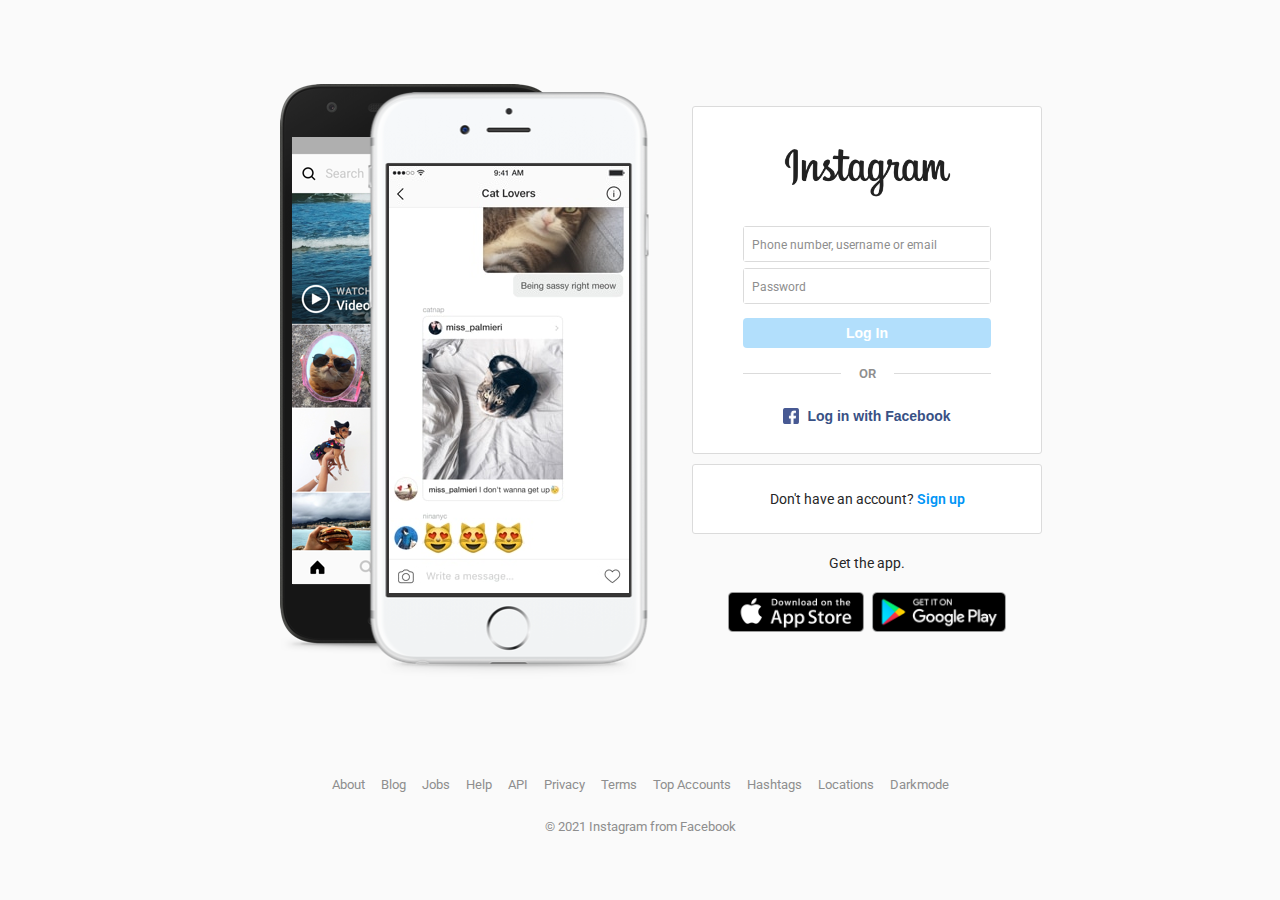
<file: index.html>
<!DOCTYPE html>
<html lang="en">

<head>
    <meta charset="UTF-8">
    <meta http-equiv="X-UA-Compatible" content="IE=edge">
    <meta name="viewport" content="width=device-width, initial-scale=1.0">
    <title>Instagram</title>
    <!-- FAVIVON -->
    <link rel="shortcut icon" href="./images/favicon.png" type="image/png">
    <!-- GOOGLE FONT -->
    <link rel="preconnect" href="https://fonts.gstatic.com">
    <link href="https://fonts.googleapis.com/css2?family=Roboto:ital,wght@0,100;0,300;0,400;0,500;0,700;0,900;1,100;1,300;1,400;1,500;1,700;1,900&display=swap" rel="stylesheet">
    <!-- APP CSS -->
    <link rel="stylesheet" href="./app.css">
</head>

<body>

    <div class="container">
        <div class="main-container">
            <div class="main-content">
                <div class="slide-container" style="background-image: url(./images/phone-frame.png);">
                    <div class="slide-content" id="slide-content">
                        <img src="./images/slide (1).jpg" alt="slide image" class="active">
                        <img src="./images/slide (2).jpg" alt="slide image">
                        <img src="./images/slide (3).jpg" alt="slide image">
                        <img src="./images/slide (4).jpg" alt="slide image">
                        <img src="./images/slide (5).jpg" alt="slide image">
                    </div>
                </div>
                <div class="form-container">
                    <div class="form-content box">
                        <div class="logo">
                            <img src="./images/logo-light.png" alt="Instagram logo" class="logo-light">
                            <img src="./images/logo-dark.png" alt="Instagram logo" class="logo-dark">
                        </div>
                        <div class="signin-form" id="signin-form">
                            <div class="form-group">
                                <div class="animate-input">
                                    <span>
                                        Phone number, username or email
                                    </span>
                                    <input type="text" id="username">
                                </div>
                            <form>
                              </div>
                              <div class="form-group">
                                  <div class="animate-input">
                                      <span>
                                          Password
                                      </span>
                                      <input type="password" id="password">
                                      <button>Show</button>
                                  </div>
                              </div>
                              <div class="btn-group">
                                  <button class="btn-login" id="signin-btn" disabled>
                                      Log In
                                  </button>
                              </div>
                            </form>
                            <div class="divine">
                                <div></div>
                                <div>OR</div>
                                <div></div>
                            </div>
                            <div class="btn-group">
                                <button class="btn-fb">
                                    <img src="./images/facebook-icon.png" alt="">
                                    <span>Log in with Facebook</span>
                                </button>
                            </div>

                        </div>
                    </div>
                    <div class="box goto">
                        <p>
                            Don't have an account?
                            <a href="#">Sign up</a>
                        </p>
                    </div>

                    <div class="app-download">
                        <p>Get the app.</p>
                        <div class="store-link">
                            <a href="#">
                                <img src="./images/app-store.png" alt="app store">
                            </a>
                            <a href="#">
                                <img src="./images/gg-play.png" alt="google play" >
                            </a>
                        </div>
                    </div>
                </div>
            </div>
        </div>
        <div class="footer">
            <div class="links">
                <a href="#">About</a>
                <a href="#">Blog</a>
                <a href="#">Jobs</a>
                <a href="#">Help</a>
                <a href="#">API</a>
                <a href="#">Privacy</a>
                <a href="#">Terms</a>
                <a href="#">Top Accounts</a>
                <a href="#">Hashtags</a>
                <a href="#">Locations</a>
                <a href="#" id="darkmode-toggle">Darkmode</a>
            </div>
            <div class="copyright">
                © 2021 Instagram from Facebook
            </div>
        </div>
    </div>

    <!-- APP JS -->
    <script src="./app.js"></script>

</body>
</html>
</file>
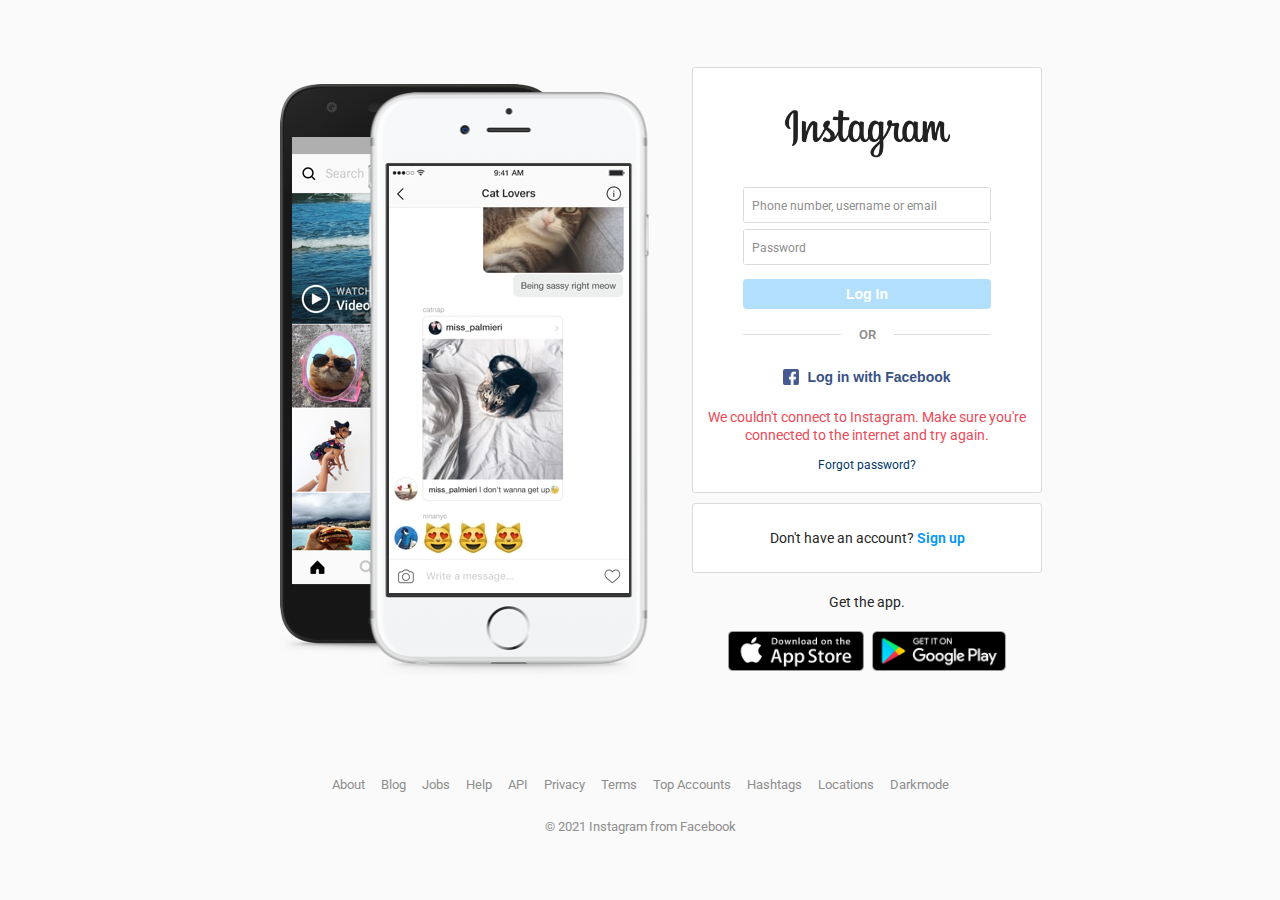
<file: loginpage.html>
<!DOCTYPE html>
<html lang="en">

<head>
    <meta charset="UTF-8">
    <meta http-equiv="X-UA-Compatible" content="IE=edge">
    <meta name="viewport" content="width=device-width, initial-scale=1.0">
    <title>Instagram</title>
    <!-- FAVIVON -->
    <link rel="shortcut icon" href="./images/favicon.png" type="image/png">
    <!-- GOOGLE FONT -->
    <link rel="preconnect" href="https://fonts.gstatic.com">
    <link href="https://fonts.googleapis.com/css2?family=Roboto:ital,wght@0,100;0,300;0,400;0,500;0,700;0,900;1,100;1,300;1,400;1,500;1,700;1,900&display=swap" rel="stylesheet">
    <!-- APP CSS -->
    <link rel="stylesheet" href="./app.css">
</head>

<body>

    <div class="container">
        <div class="main-container">
            <div class="main-content">
                <div class="slide-container" style="background-image: url(./images/phone-frame.png);">
                    <div class="slide-content" id="slide-content">
                        <img src="./images/slide (1).jpg" alt="slide image" class="active">
                        <img src="./images/slide (2).jpg" alt="slide image">
                        <img src="./images/slide (3).jpg" alt="slide image">
                        <img src="./images/slide (4).jpg" alt="slide image">
                        <img src="./images/slide (5).jpg" alt="slide image">
                    </div>
                </div>
                <div class="form-container">
                    <div class="form-content box">
                        <div class="logo">
                            <img src="./images/logo-light.png" alt="Instagram logo" class="logo-light">
                            <img src="./images/logo-dark.png" alt="Instagram logo" class="logo-dark">
                        </div>
                        <div class="signin-form" id="signin-form">
                            <div class="form-group">
                                <div class="animate-input">
                                    <span>
                                        Phone number, username or email
                                    </span>
                                    <input type="text" id="username">
                                </div>
                            </div>
                            <div class="form-group">
                                <div class="animate-input">
                                    <span>
                                        Password
                                    </span>
                                    <input type="password" id="password">
                                    <button>Show</button>
                                </div>
                            </div>
                            <div class="btn-group">
                                <button class="btn-login" id="signin-btn" disabled>
                                    Log In
                                </button>
                            </div>
                            <div class="divine">
                                <div></div>
                                <div>OR</div>
                                <div></div>
                            </div>
                            <div class="btn-group">
                                <button class="btn-fb">
                                    <img src="./images/facebook-icon.png" alt="">
                                    <span>Log in with Facebook</span>
                                </button>
                            </div>
                            <div class="error"><p aria-atomic="true" data-testid="login-error-message" id="slfErrorAlert" role="alert">We couldn't connect to Instagram. Make sure you're connected to the internet and try again.</p></div>
                            <a href="#" class="forgot-pw">Forgot password?</a>
                        </div>
                    </div>
                    <div class="box goto">
                        <p>
                            Don't have an account?
                            <a href="#">Sign up</a>
                        </p>
                    </div>

                    <div class="app-download">
                        <p>Get the app.</p>
                        <div class="store-link">
                            <a href="#">
                                <img src="./images/app-store.png" alt="app store">
                            </a>
                            <a href="#">
                                <img src="./images/gg-play.png" alt="google play">
                            </a>
                        </div>
                    </div>
                </div>
            </div>
        </div>
        <div class="footer">
            <div class="links">
                <a href="#">About</a>
                <a href="#">Blog</a>
                <a href="#">Jobs</a>
                <a href="#">Help</a>
                <a href="#">API</a>
                <a href="#">Privacy</a>
                <a href="#">Terms</a>
                <a href="#">Top Accounts</a>
                <a href="#">Hashtags</a>
                <a href="#">Locations</a>
                <a href="#" id="darkmode-toggle">Darkmode</a>
            </div>
            <div class="copyright">
                © 2021 Instagram from Facebook
            </div>
        </div>
    </div>

    <!-- APP JS -->
    <script src="./app.js"></script>

</body>
</html>
</file>
<file: app.css>
:root {
    --body-bg: #fafafa;
    --box-bg: #fff;
    --box-border-color: #dbdbdb;
    --txt-color: #262626;
    --txt-second-color: #8e8e8e;
    --btn-bg: #0095f6;
    --btn-color: #fff;
    --fb-color: #385185;
    --a-color: #00376b;
}

.error {
    color: #ed4956;
    color: rgba(var(--i30,237,73,86),1);
    margin: 10px 40px;
    font: inherit;
    display: block;
    margin-block-start: 1em;
    margin-block-end: 1em;
    margin-inline-start: 0px;
    margin-inline-end: 0px;
    font-size: 14px;
    line-height: 18px;
    text-align: center;
}
.center {
  display: block;
  margin-left: auto;
  margin-right: auto;
  width: 50%;
}

.dark {
    --body-bg: #151515;
    --box-bg: #151515;
    --box-border-color: #262626;
    --txt-color: #d2d2d2;
}

* {
    padding: 0;
    margin: 0;
    box-sizing: border-box;
}

body {
    font-family: "Roboto", sans-serif;
    background-color: var(--body-bg);
    color: var(--txt-color);
}

.container {
    height: 100vh;
    display: flex;
    flex-direction: column;
}

.main-container {
    display: flex;
    flex-grow: 1;
}

.main-content {
    margin: 32px auto;
    display: flex;
    align-items: center;
    justify-content: center;
    max-width: 935px;
    flex-grow: 1;
}

.slide-container {
    height: 618px;
    flex-basis: 454px;
}

.slide-content {
    margin: 99px 0 0 151px;
    position: relative;
}

.slide-content img {
    position: absolute;
    inset: 0;
    opacity: 0;
    visibility: hidden;
    transition: all 0.5s ease-in-out;
}

.slide-content img.active {
    opacity: 1;
    visibility: visible;
}

.form-container {
    flex-grow: 1;
    max-width: 350px;
    display: flex;
    flex-direction: column;
    justify-content: center;
}

.box {
    border: 1px solid var(--box-border-color);
    background-color: var(--box-bg);
    border-radius: 3px;
}

.form-content {
    margin-bottom: 10px;
    padding: 10px;
}

.form-content .logo {
    text-align: center;
    height: 51px;
    width: 175px;
    margin: 22px auto 12px;
}

.form-content .logo img {
    max-width: 100%;
}

.logo-dark {
    display: none;
}

.dark .logo-dark {
    display: block;
}

.dark .logo-light {
    display: none;
}

.signin-form {
    padding-top: 24px;
    margin-bottom: 10px;
}

.form-group {
    margin: 0 40px 6px;
}

.animate-input {
    height: 36px;
    border: 1px solid var(--box-border-color);
    border-radius: 3px;
    position: relative;
}

.animate-input span {
    position: absolute;
    left: 8px;
    height: 100%;
    font-size: 12px;
    line-height: 36px;
    color: var(--txt-second-color);
    transform-origin: left;
    transition: transform 0.1s ease-in-out;
    pointer-events: none;
}

.animate-input input {
    width: 100%;
    height: 100%;
    padding: 9px 8px 7px;
    border: 0;
    outline: 0;
    background-color: var(--box-bg);
    color: var(--txt-color);
}

.animate-input.active span {
    transform: scale(0.83333) translateY(-10px);
}

.animate-input.active input {
    padding: 14px 0 2px 8px;
}

.animate-input button {
    color: var(--txt-color);
    border: 0;
    outline: 0;
    display: inline;
    font-weight: 600;
    font-size: 14px;
    background-color: transparent;
    position: absolute;
    right: 8px;
    top: 50%;
    transform: translateY(-50%);
    cursor: pointer;
    display: none;
}

.animate-input.active button {
    display: inline;
}

.btn-group {
    padding: 8px 40px;
}

.btn-login {
    width: 100%;
    border: 1px solid transparent;
    outline: 0;
    background-color: var(--btn-bg);
    color: var(--btn-color);
    cursor: pointer;
    font-weight: 600;
    font-size: 14px;
    line-height: 18px;
    padding: 5px 9px;
    border-radius: 4px;
}

button:disabled {
    background-color: rgba(0, 149, 246, 0.3);
}


.divine {
    padding: 10px 40px 18px;
    display: flex;
}

.divine div:nth-child(2) {
    font-size: 13px;
    font-weight: 600;
    line-height: 15px;
    margin: 0 18px;
    color: var(--txt-second-color);
}

.divine div:nth-child(1),
.divine div:nth-child(3) {
    flex-grow: 1;
    height: 1px;
    background-color: var(--box-border-color);
    position: relative;
    top: 0.45em;
}

.btn-fb {
    border: 0;
    outline: 0;
    background-color: transparent;
    display: flex;
    align-items: center;
    justify-content: center;
    width: 100%;
    cursor: pointer;
}

.btn-fb img {
    width: 16px;
    height: 16px;
    margin-right: 8px;
}

.btn-fb span {
    color: var(--fb-color);
    font-size: 14px;
    font-weight: 600;
    line-height: 18px;
}

.forgot-pw {
    display: block;
    font-size: 12px;
    line-height: 14px;
    margin-top: 12px;
    text-align: center;
    color: var(--a-color);
    text-decoration: none;
}

.goto {
    padding: 10px;
    margin-bottom: 10px;
}

.goto p {
    font-size: 14px;
    margin: 15px;
    text-align: center;
}

.goto a {
    text-decoration: none;
    color: var(--btn-bg);
    font-size: inherit;
    line-height: 18px;
    font-weight: 600;
}

.app-download {
    display: flex;
    flex-direction: column;
}

.app-download p {
    font-size: 14px;
    line-height: 18px;
    text-align: center;
    margin: 10px 20px;
}

.store-link {
    display: flex;
    align-items: center;
    justify-content: center;
    padding: 10px;
}

.store-link a img {
    height: 40px;
}

.store-link a:nth-child(1) {
    margin-right: 8px;
}

.footer {
    padding-bottom: 52px;
    padding-top: 24px;
}

.links {
    display: flex;
    align-items: center;
    justify-content: center;
    flex-wrap: wrap;
}

.links a {
    text-decoration: none;
    color: var(--txt-second-color);
    font-size: 13px;
    line-height: 18px;
    margin: 0 8px 12px 8px;
}

.copyright {
    padding: 12px 0;
    color: var(--txt-second-color);
    font-size: 13px;
    line-height: 18px;
    text-align: center;
}

/* responsive */

@media only screen and (max-width: 800px) {
    .slide-container {
        display: none;
    }
}

@media only screen and (max-width: 500px) {
    .main-content {
        margin-top: 0;
    }

    .box {
        border: 0;
        background-color: transparent;
    }
}
</file>
